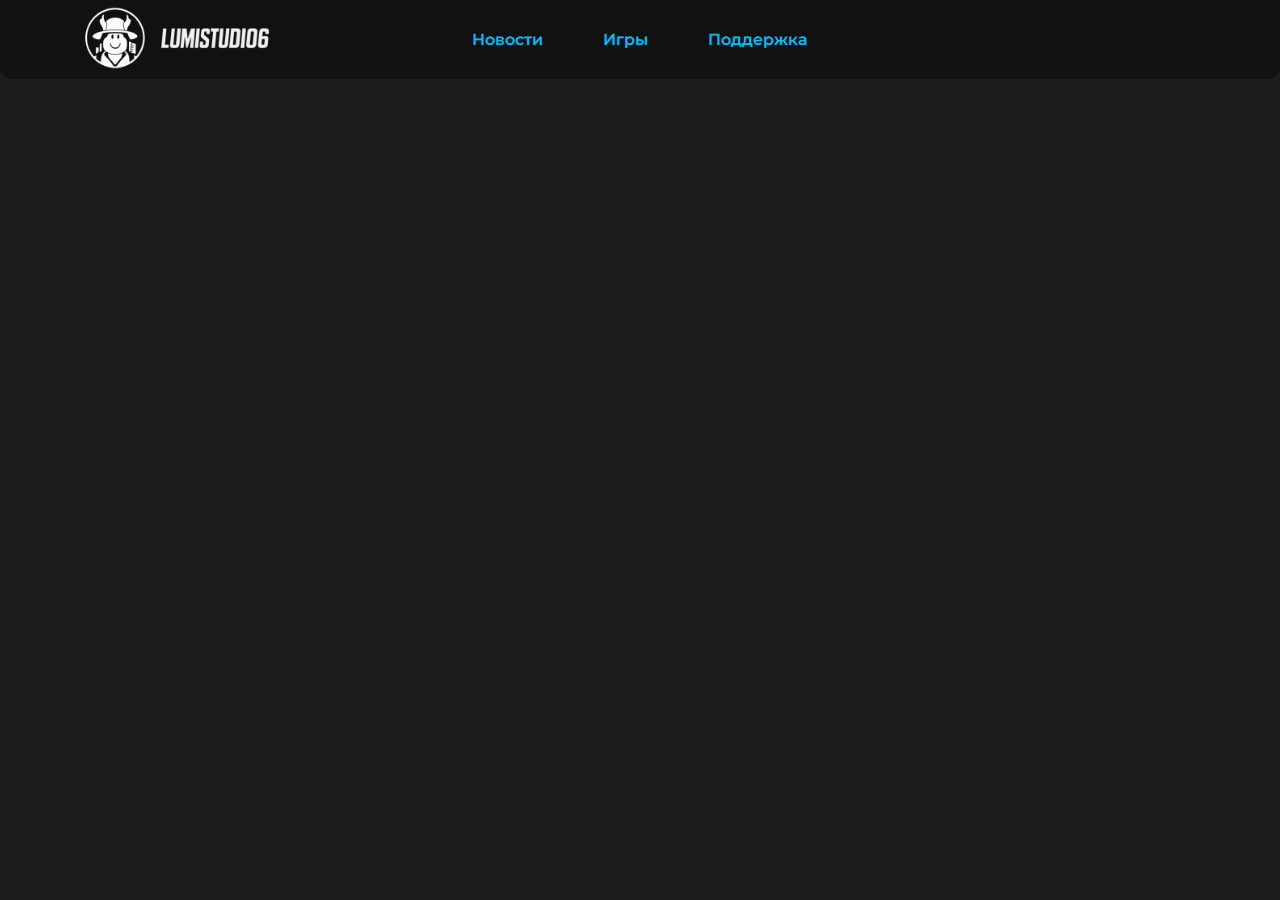
<file: index.html>
<!DOCTYPE html>
<html lang="ru">
<head>
  <meta charset="UTF-8" />
  <meta name="viewport" content="width=device-width, initial-scale=1.0" />
  <link href="https://fonts.googleapis.com/css2?family=Montserrat:wght@300;400;600&display=swap" rel="stylesheet">
  <link rel="stylesheet" href="styles.css" />
  <title>Главная</title>
</head>
<body>
   <div class="top-menu" style="justify-content: center;">
    <a href="index.html" style="position: absolute; left: 20px; top: 50%; transform: translateY(-50%);">
      <img src="logo.png" alt="Home" style="height: 350px; object-fit: cover; border-radius: 8px;">
    </a>
    <a href="news.html">Новости</a>
    <a href="games.html">Игры</a>
    <a href="games.html">Поддержка</a>
  
  </div>

  <div class="frame">
    <h1>Добро пожаловать в мой проект на Roblox!</h1>
    <p>Здесь ты можешь узнать о новых играх, событиях и обновлениях.</p>
    <a href="cityrp.html" class="button">Будущий Город РП</a>
  </div>
</body>
</html>
</file>
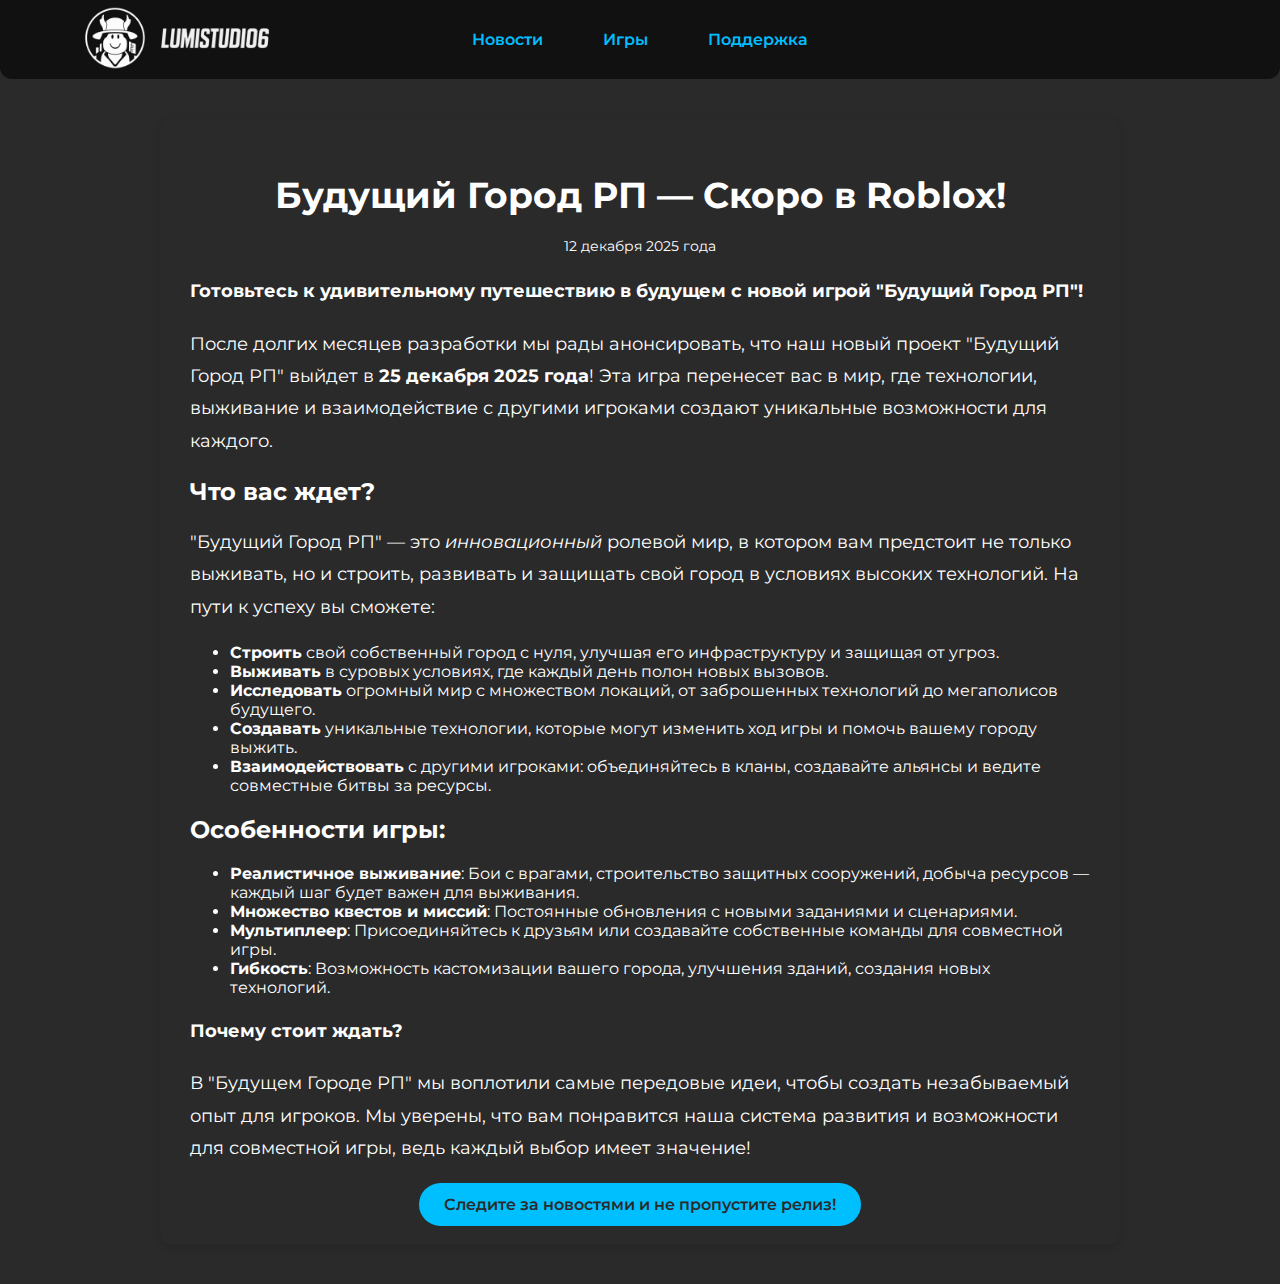
<file: news1.html>
<!DOCTYPE html>
<html lang="ru">
<head>
  <meta charset="UTF-8" />
  <meta name="viewport" content="width=device-width, initial-scale=1.0" />
  <title>Будущий Город РП — Скоро в Roblox!</title>
  <link href="https://fonts.googleapis.com/css2?family=Montserrat:wght@300;400;600&display=swap" rel="stylesheet">
  <link rel="stylesheet" href="styles.css" />
  
  <style>
    /* Применяем шрифт Montserrat ко всему сайту */
    body {
      font-family: 'Montserrat', sans-serif;
      background-color: #2a2a2a;
      margin: 0;
      padding: 0;
      color: white;
    }
    
    .news-container {
      max-width: 900px;
      margin: 40px auto;
      background-color: #2a2a2a;
      padding: 30px;
      border-radius: 12px;
      box-shadow: 0 4px 10px rgba(0, 0, 0, 0.1);
    }

    .news-container h1 {
      font-size: 36px;
      color: white;
      margin-bottom: 20px;
      text-align: center;
    }

    .news-container .date {
      font-size: 14px;
      color: white;
      margin-bottom: 20px;
      text-align: center;
    }

    .news-container p {
      font-size: 18px;
      color: white;
      line-height: 1.8;
      margin-bottom: 20px;
    }

    .news-container p:last-of-type {
      margin-bottom: 0;
    }

    .news-container .cta {
      text-align: center;
      margin-top: 30px;
    }

    .news-container .cta a {
      background-color: #00bfff;
      color: #2a2a2a;
      padding: 12px 25px;
      border-radius: 30px;
      text-decoration: none;
      font-weight: 600;
      transition: background-color 0.3s ease;
    }

    .news-container .cta a:hover {
      background-color: #0088cc;
    }
    .top-menu {
  background-color: #111; /* Темный фон */
  padding: 20px 35px;
  border-radius: 0 0 12px 12px;
  display: flex;
  gap: 20px;
  justify-content: space-between;
  align-items: center;
  position: relative;
  animation: slideDown 0.6s ease;
}

.top-menu a {
  color: #00bfff; /* Синие ссылки */
  text-decoration: none;
  font-weight: 600;
  padding: 10px 20px;
  border-radius: 5px;
  transition: background-color 0.3s ease;
}

.top-menu a:hover {
  background-color: #00bfff; /* Синяя подсветка при наведении */
  color: white;
}
@keyframes slideDown {
  from { transform: translateY(-50px); opacity: 0; }
  to { transform: translateY(0); opacity: 1; }
}
  </style>
</head>
<body>
  <div class="top-menu" style="justify-content: center;">
    <a href="index.html" style="position: absolute; left: 20px; top: 50%; transform: translateY(-50%);">
      <img src="logo.png" alt="Home" style="height: 350px; object-fit: cover; border-radius: 8px;">

       <a href="news.html">Новости</a>
    <a href="games.html">Игры</a>
     <a href="games.html">Поддержка</a>
    
    </div>
  <!-- Контейнер новости -->
  <div class="news-container">
    <h1>Будущий Город РП — Скоро в Roblox!</h1>
    <div class="date">12 декабря 2025 года</div>

    <p><strong>Готовьтесь к удивительному путешествию в будущем с новой игрой "Будущий Город РП"!</strong></p>

    <p>После долгих месяцев разработки мы рады анонсировать, что наш новый проект "Будущий Город РП" выйдет в <strong>25 декабря 2025 года</strong>! Эта игра перенесет вас в мир, где технологии, выживание и взаимодействие с другими игроками создают уникальные возможности для каждого.</p>

    <h2>Что вас ждет?</h2>
    <p>"Будущий Город РП" — это <em>инновационный</em> ролевой мир, в котором вам предстоит не только выживать, но и строить, развивать и защищать свой город в условиях высоких технологий. На пути к успеху вы сможете:</p>
    <ul>
      <li><strong>Строить</strong> свой собственный город с нуля, улучшая его инфраструктуру и защищая от угроз.</li>
      <li><strong>Выживать</strong> в суровых условиях, где каждый день полон новых вызовов.</li>
      <li><strong>Исследовать</strong> огромный мир с множеством локаций, от заброшенных технологий до мегаполисов будущего.</li>
      <li><strong>Создавать</strong> уникальные технологии, которые могут изменить ход игры и помочь вашему городу выжить.</li>
      <li><strong>Взаимодействовать</strong> с другими игроками: объединяйтесь в кланы, создавайте альянсы и ведите совместные битвы за ресурсы.</li>
    </ul>

    <h2>Особенности игры:</h2>
    <ul>
      <li><strong>Реалистичное выживание</strong>: Бои с врагами, строительство защитных сооружений, добыча ресурсов — каждый шаг будет важен для выживания.</li>
      <li><strong>Множество квестов и миссий</strong>: Постоянные обновления с новыми заданиями и сценариями.</li>
      <li><strong>Мультиплеер</strong>: Присоединяйтесь к друзьям или создавайте собственные команды для совместной игры.</li>
      <li><strong>Гибкость</strong>: Возможность кастомизации вашего города, улучшения зданий, создания новых технологий.</li>
    </ul>

    <p><strong>Почему стоит ждать?</strong></p>
    <p>В "Будущем Городе РП" мы воплотили самые передовые идеи, чтобы создать незабываемый опыт для игроков. Мы уверены, что вам понравится наша система развития и возможности для совместной игры, ведь каждый выбор имеет значение!</p>

    <div class="cta">
      <a href="updates.html">Следите за новостями и не пропустите релиз!</a>
    </div>
  </div>

</body>
</html>
</file>
<file: styles.css>
/* Общие стили для сайта */
body {
  font-family: 'Montserrat', sans-serif;
  margin: 0;
  background-color: #1c1c1c; /* Чёрный фон */
  color: #dcdcdc;
}

/* Верхнее меню */
.top-menu {
  background-color: #111; /* Темный фон */
  padding: 20px 35px;
  border-radius: 0 0 12px 12px;
  display: flex;
  gap: 20px;
  justify-content: space-between;
  align-items: center;
  position: relative;
  animation: slideDown 0.6s ease;
}

.top-menu a {
  color: #00bfff; /* Синие ссылки */
  text-decoration: none;
  font-weight: 600;
  padding: 10px 20px;
  border-radius: 5px;
  transition: background-color 0.3s ease;
}

.top-menu a:hover {
  background-color: #00bfff; /* Синяя подсветка при наведении */
  color: white;
}

/* Фреймы */
.frame {
  background-color: #2a2a2a;
  margin: 20px;
  padding: 30px;
  border-radius: 12px;
  font-size: 16px;
  opacity: 0;
  animation: fadeIn 0.8s ease forwards;
}

.frame:nth-child(2) { animation-delay: 0.3s; }
.frame:nth-child(3) { animation-delay: 0.6s; }

@keyframes fadeIn {
  from { opacity: 0; transform: translateY(20px); }
  to { opacity: 1; transform: translateY(0); }
}

/* Анимация меню */
@keyframes slideDown {
  from { transform: translateY(-50px); opacity: 0; }
  to { transform: translateY(0); opacity: 1; }
}

/* Стили для кнопок */
.button {
  background-color: #00bfff; /* Синий фон */
  color: white;
  padding: 15px 25px;
  border-radius: 8px;
  text-decoration: none;
  font-weight: bold;
  text-align: center;
  display: inline-block;
  transition: background-color 0.3s ease;
}

.button:hover {
  background-color: #0077b3; /* Тёмно-синий при наведении */
}
/* Стили для блога */
.blog-container {
  display: flex;
  flex-direction: column;
  gap: 30px;
  width: 80%;
  max-width: 1000px;
  margin: 30px auto;
}

.blog-post {
  background-color: rgba(0, 0, 0, 0.8);
  color: white;
  padding: 20px;
  border-radius: 12px;
  box-shadow: 0 5px 15px rgba(0, 0, 0, 0.3);
  transition: transform 0.3s ease;
}

.blog-post:hover {
  transform: scale(1.03);
}

.blog-post h3 {
  font-size: 24px;
  color: #ff8c00; /* Оранжевый для заголовков */
  margin-bottom: 15px;
}

.blog-post p {
  font-size: 16px;
  margin-bottom: 20px;
}

.blog-post a {
  color: #00bfff;
  text-decoration: none;
  font-weight: bold;
  font-size: 16px;
  border: 2px solid #00bfff;
  padding: 10px 20px;
  border-radius: 25px;
  transition: background-color 0.3s ease;
}

.blog-post a:hover {
  background-color: #00bfff;
  color: white;
}

.blog-post .date {
  font-size: 14px;
  color: #777;
  margin-bottom: 15px;
}
/* Стиль блог полная статьи */
.article-container {
  max-width: 900px;
  margin: 40px auto;
  background-color: white;
  padding: 30px;
  border-radius: 12px;
  box-shadow: 0 4px 10px rgba(0, 0, 0, 0.1);
  transition: transform 0.3s ease, box-shadow 0.3s ease;
}

.article-container:hover {
  transform: translateY(-10px);
  box-shadow: 0 6px 15px rgba(0, 0, 0, 0.2);
}

.article-container h1 {
  font-size: 36px;
  color: #333;
  margin-bottom: 20px;
  text-align: center;
}

.article-container .date {
  font-size: 14px;
  color: #888;
  margin-bottom: 20px;
  text-align: center;
}

.article-container img {
  width: 100%;
  height: auto;
  border-radius: 10px;
  margin-bottom: 20px;
}

.article-container p {
  font-size: 18px;
  color: #555;
  margin-bottom: 20px;
  line-height: 1.8;
}

.article-container p:last-of-type {
  margin-bottom: 0;
}

.article-container a {
  display: inline-block;
  background-color: #00bfff;
  color: white;
  padding: 12px 25px;
  border-radius: 30px;
  text-decoration: none;
  font-weight: 600;
  transition: background-color 0.3s ease, transform 0.3s ease;
  text-align: center;
  margin-top: 20px;
}

.article-container a:hover {
  background-color: #0088cc;
  transform: translateY(-5px);
}
</file>
